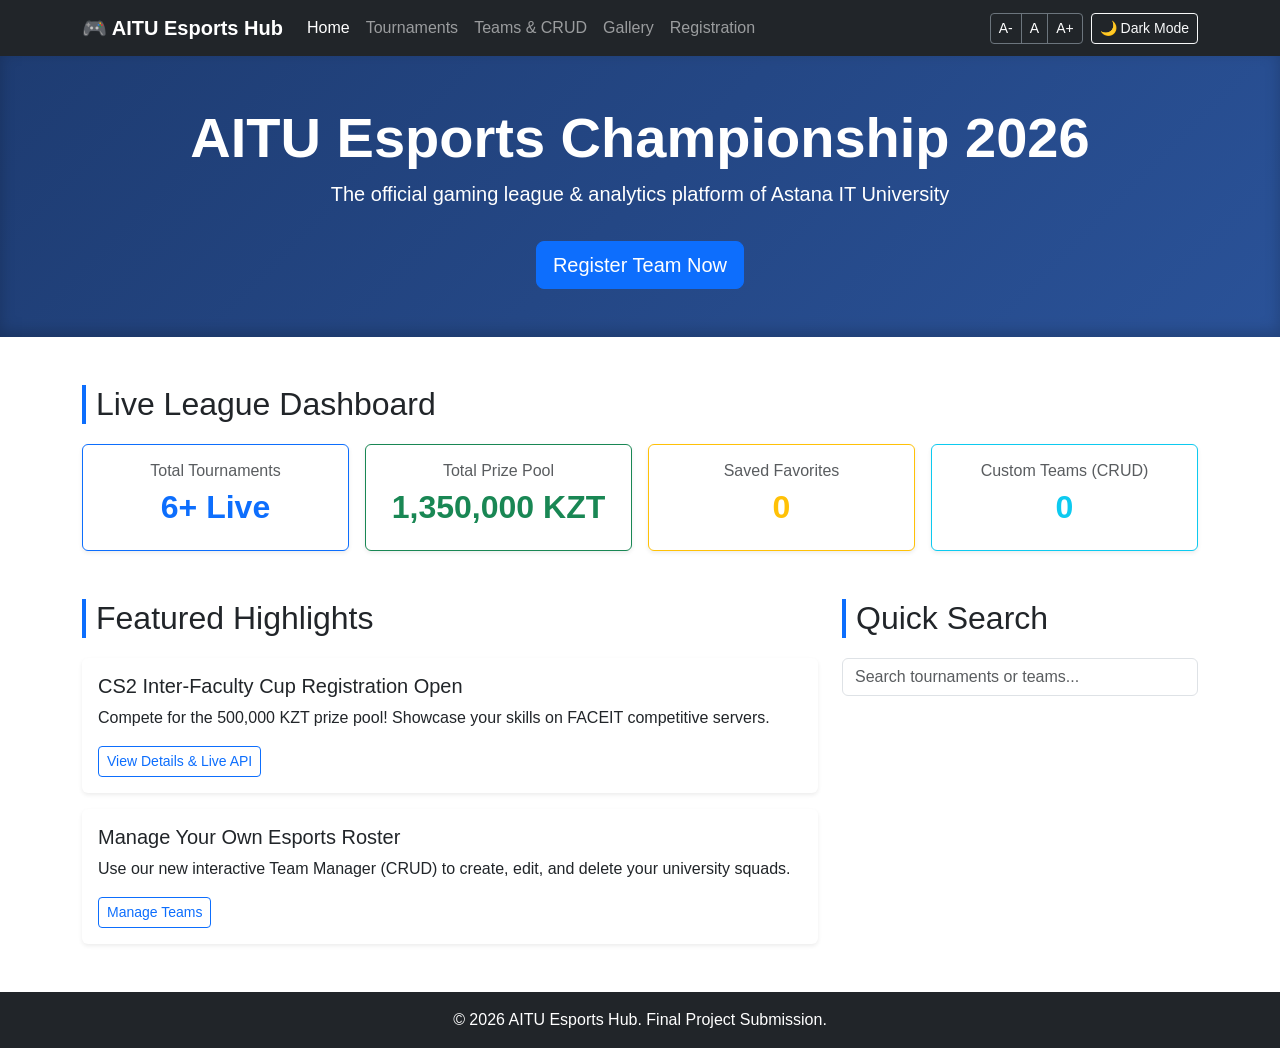
<file: index.html>
<!DOCTYPE html>
<html lang="en">
<head>
  <meta charset="UTF-8">
  <meta name="viewport" content="width=device-width, initial-scale=1.0">
  <title>AITU Esports Hub - Home</title>
  <link href="https://cdn.jsdelivr.net/npm/bootstrap@5.3.0/dist/css/bootstrap.min.css" rel="stylesheet">
  <link rel="stylesheet" href="css/styles.css">
  <script src="https://code.jquery.com/jquery-3.6.4.min.js"></script>
</head>
<body>
  <nav class="navbar navbar-expand-lg navbar-dark bg-dark sticky-top">
    <div class="container">
      <a class="navbar-brand fw-bold" href="index.html">🎮 AITU Esports Hub</a>
      <button class="navbar-toggler" type="button" data-bs-toggle="collapse" data-bs-target="#navbarNav">
        <span class="navbar-toggler-icon"></span>
      </button>
      <div class="collapse navbar-collapse" id="navbarNav">
        <ul class="navbar-menu navbar-nav me-auto">
          <li class="nav-item"><a class="nav-link active" href="index.html">Home</a></li>
          <li class="nav-item"><a class="nav-link" href="tournaments.html">Tournaments</a></li>
          <li class="nav-item"><a class="nav-link" href="teams.html">Teams & CRUD</a></li>
          <li class="nav-item"><a class="nav-link" href="gallery.html">Gallery</a></li>
          <li class="nav-item"><a class="nav-link" href="register.html">Registration</a></li>
        </ul>
        <div class="d-flex align-items-center gap-2">
          <!-- Accessibility Font Controls (Additional Feature 2) -->
          <div class="btn-group btn-group-sm" role="group" aria-label="Font size controls">
            <button id="fontDecreaseBtn" class="btn btn-outline-secondary text-white" title="Decrease font size">A-</button>
            <button id="fontResetBtn" class="btn btn-outline-secondary text-white" title="Reset font size">A</button>
            <button id="fontIncreaseBtn" class="btn btn-outline-secondary text-white" title="Increase font size">A+</button>
          </div>
          <button id="themeToggleBtn" class="btn btn-outline-light btn-sm">🌙 Dark Mode</button>
        </div>
      </div>
    </div>
  </nav>

  <header class="hero-section text-white text-center py-5">
    <div class="container">
      <h1 class="display-4 fw-bold">AITU Esports Championship 2026</h1>
      <p class="lead">The official gaming league & analytics platform of Astana IT University</p>
      <a href="register.html" class="btn btn-primary btn-lg mt-3">Register Team Now</a>
    </div>
  </header>

  <main class="container my-5">
    <!-- Live Statistics Dashboard (Additional Feature 1) -->
    <section class="mb-5">
      <h2 class="section-title">Live League Dashboard</h2>
      <div class="row g-3 text-center" id="statsDashboard">
        <div class="col-md-3 col-6">
          <div class="card shadow-sm border-primary h-100">
            <div class="card-body">
              <h6 class="text-muted">Total Tournaments</h6>
              <h2 class="fw-bold text-primary" id="statTotalTournaments">0</h2>
            </div>
          </div>
        </div>
        <div class="col-md-3 col-6">
          <div class="card shadow-sm border-success h-100">
            <div class="card-body">
              <h6 class="text-muted">Total Prize Pool</h6>
              <h2 class="fw-bold text-success" id="statTotalPrize">0 KZT</h2>
            </div>
          </div>
        </div>
        <div class="col-md-3 col-6">
          <div class="card shadow-sm border-warning h-100">
            <div class="card-body">
              <h6 class="text-muted">Saved Favorites</h6>
              <h2 class="fw-bold text-warning" id="statFavoritesCount">0</h2>
            </div>
          </div>
        </div>
        <div class="col-md-3 col-6">
          <div class="card shadow-sm border-info h-100">
            <div class="card-body">
              <h6 class="text-muted">Custom Teams (CRUD)</h6>
              <h2 class="fw-bold text-info" id="statCustomTeams">0</h2>
            </div>
          </div>
        </div>
      </div>
    </section>

    <section class="row mb-5">
      <div class="col-md-8">
        <h2 class="section-title">Featured Highlights</h2>
        <div class="card mb-3 border-0 shadow-sm">
          <div class="card-body">
            <h5 class="card-title">CS2 Inter-Faculty Cup Registration Open</h5>
            <p class="card-text">Compete for the 500,000 KZT prize pool! Showcase your skills on FACEIT competitive servers.</p>
            <a href="tournaments.html" class="btn btn-outline-primary btn-sm">View Details & Live API</a>
          </div>
        </div>
        <div class="card border-0 shadow-sm">
          <div class="card-body">
            <h5 class="card-title">Manage Your Own Esports Roster</h5>
            <p class="card-text">Use our new interactive Team Manager (CRUD) to create, edit, and delete your university squads.</p>
            <a href="teams.html" class="btn btn-outline-primary btn-sm">Manage Teams</a>
          </div>
        </div>
      </div>

      <div class="col-md-4">
        <h2 class="section-title">Quick Search</h2>
        <div class="mb-3">
          <input type="text" id="quickSearchInput" class="form-control" placeholder="Search tournaments or teams...">
          <ul id="quickSearchResults" class="list-group mt-2 shadow-sm"></ul>
        </div>
      </div>
    </section>
  </main>

  <footer class="bg-dark text-white text-center py-3">
    <div class="container">
      <p class="mb-0">&copy; 2026 AITU Esports Hub. Final Project Submission.</p>
    </div>
  </footer>

  <script src="https://cdn.jsdelivr.net/npm/bootstrap@5.3.0/dist/js/bootstrap.bundle.min.js"></script>
  <script src="js/main.js"></script>
  <script src="js/jquery-effects.js"></script>
</body>
</html>
</file>
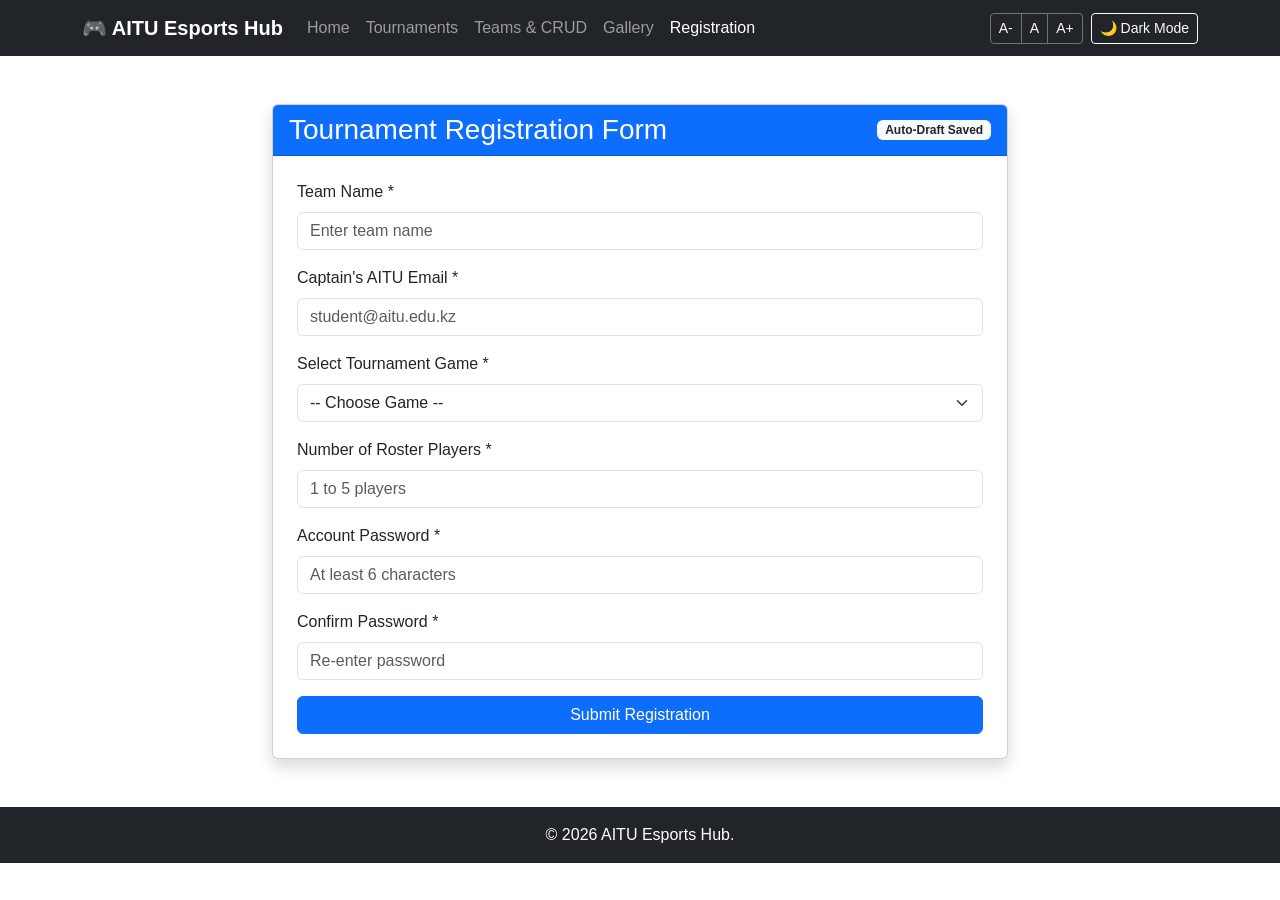
<file: register.html>
<!DOCTYPE html>
<html lang="en">
<head>
  <meta charset="UTF-8">
  <meta name="viewport" content="width=device-width, initial-scale=1.0">
  <title>AITU Esports Hub - Registration</title>
  <link href="https://cdn.jsdelivr.net/npm/bootstrap@5.3.0/dist/css/bootstrap.min.css" rel="stylesheet">
  <link rel="stylesheet" href="css/styles.css">
  <script src="https://code.jquery.com/jquery-3.6.4.min.js"></script>
</head>
<body>
  <nav class="navbar navbar-expand-lg navbar-dark bg-dark sticky-top">
    <div class="container">
      <a class="navbar-brand fw-bold" href="index.html">🎮 AITU Esports Hub</a>
      <button class="navbar-toggler" type="button" data-bs-toggle="collapse" data-bs-target="#navbarNav">
        <span class="navbar-toggler-icon"></span>
      </button>
      <div class="collapse navbar-collapse" id="navbarNav">
        <ul class="navbar-menu navbar-nav me-auto">
          <li class="nav-item"><a class="nav-link" href="index.html">Home</a></li>
          <li class="nav-item"><a class="nav-link" href="tournaments.html">Tournaments</a></li>
          <li class="nav-item"><a class="nav-link" href="teams.html">Teams & CRUD</a></li>
          <li class="nav-item"><a class="nav-link" href="gallery.html">Gallery</a></li>
          <li class="nav-item"><a class="nav-link active" href="register.html">Registration</a></li>
        </ul>
        <div class="d-flex align-items-center gap-2">
          <div class="btn-group btn-group-sm">
            <button id="fontDecreaseBtn" class="btn btn-outline-secondary text-white">A-</button>
            <button id="fontResetBtn" class="btn btn-outline-secondary text-white">A</button>
            <button id="fontIncreaseBtn" class="btn btn-outline-secondary text-white">A+</button>
          </div>
          <button id="themeToggleBtn" class="btn btn-outline-light btn-sm">🌙 Dark Mode</button>
        </div>
      </div>
    </div>
  </nav>

  <div class="container my-5">
    <div class="row justify-content-center">
      <div class="col-md-8">
        <div class="card shadow">
          <div class="card-header bg-primary text-white d-flex justify-content-between align-items-center">
            <h3 class="card-title mb-0">Tournament Registration Form</h3>
            <span class="badge bg-light text-dark">Auto-Draft Saved</span>
          </div>
          <div class="card-body p-4">

            <div id="successAlert" class="alert alert-success d-none" role="alert">
              🎉 Registration successful! Your team has been registered for the tournament.
            </div>

            <form id="registrationForm" novalidate>
              <div class="mb-3">
                <label for="teamName" class="form-label">Team Name *</label>
                <input type="text" class="form-control" id="teamName" placeholder="Enter team name">
                <div class="invalid-feedback" id="teamNameError">Team name must be at least 3 characters.</div>
              </div>

              <div class="mb-3">
                <label for="captainEmail" class="form-label">Captain's AITU Email *</label>
                <input type="email" class="form-control" id="captainEmail" placeholder="student@aitu.edu.kz">
                <div class="invalid-feedback" id="emailError">Please enter a valid email address.</div>
              </div>

              <div class="mb-3">
                <label for="gameSelect" class="form-label">Select Tournament Game *</label>
                <select class="form-select" id="gameSelect">
                  <option value="">-- Choose Game --</option>
                  <option value="CS2">Counter-Strike 2</option>
                  <option value="Dota 2">Dota 2</option>
                  <option value="Valorant">Valorant</option>
                  <option value="FC 24">FC 24</option>
                </select>
                <div class="invalid-feedback" id="gameError">Please select a tournament game.</div>
              </div>

              <div class="mb-3">
                <label for="playerCount" class="form-label">Number of Roster Players *</label>
                <input type="number" class="form-control" id="playerCount" min="1" max="5" placeholder="1 to 5 players">
                <div class="invalid-feedback" id="playerCountError">Player count must be between 1 and 5.</div>
              </div>

              <div class="mb-3">
                <label for="password" class="form-label">Account Password *</label>
                <input type="password" class="form-control" id="password" placeholder="At least 6 characters">
                <div class="invalid-feedback" id="passwordError">Password must be at least 6 characters.</div>
              </div>

              <div class="mb-3">
                <label for="confirmPassword" class="form-label">Confirm Password *</label>
                <input type="password" class="form-control" id="confirmPassword" placeholder="Re-enter password">
                <div class="invalid-feedback" id="confirmPasswordError">Passwords do not match.</div>
              </div>

              <button type="submit" class="btn btn-primary w-100">Submit Registration</button>
            </form>
          </div>
        </div>
      </div>
    </div>
  </div>

  <footer class="bg-dark text-white text-center py-3 mt-5">
    <div class="container">
      <p class="mb-0">&copy; 2026 AITU Esports Hub.</p>
    </div>
  </footer>

  <script src="https://cdn.jsdelivr.net/npm/bootstrap@5.3.0/dist/js/bootstrap.bundle.min.js"></script>
  <script src="js/main.js"></script>
  <script src="js/validation.js"></script>
  <script src="js/jquery-effects.js"></script>
</body>
</html>
</file>
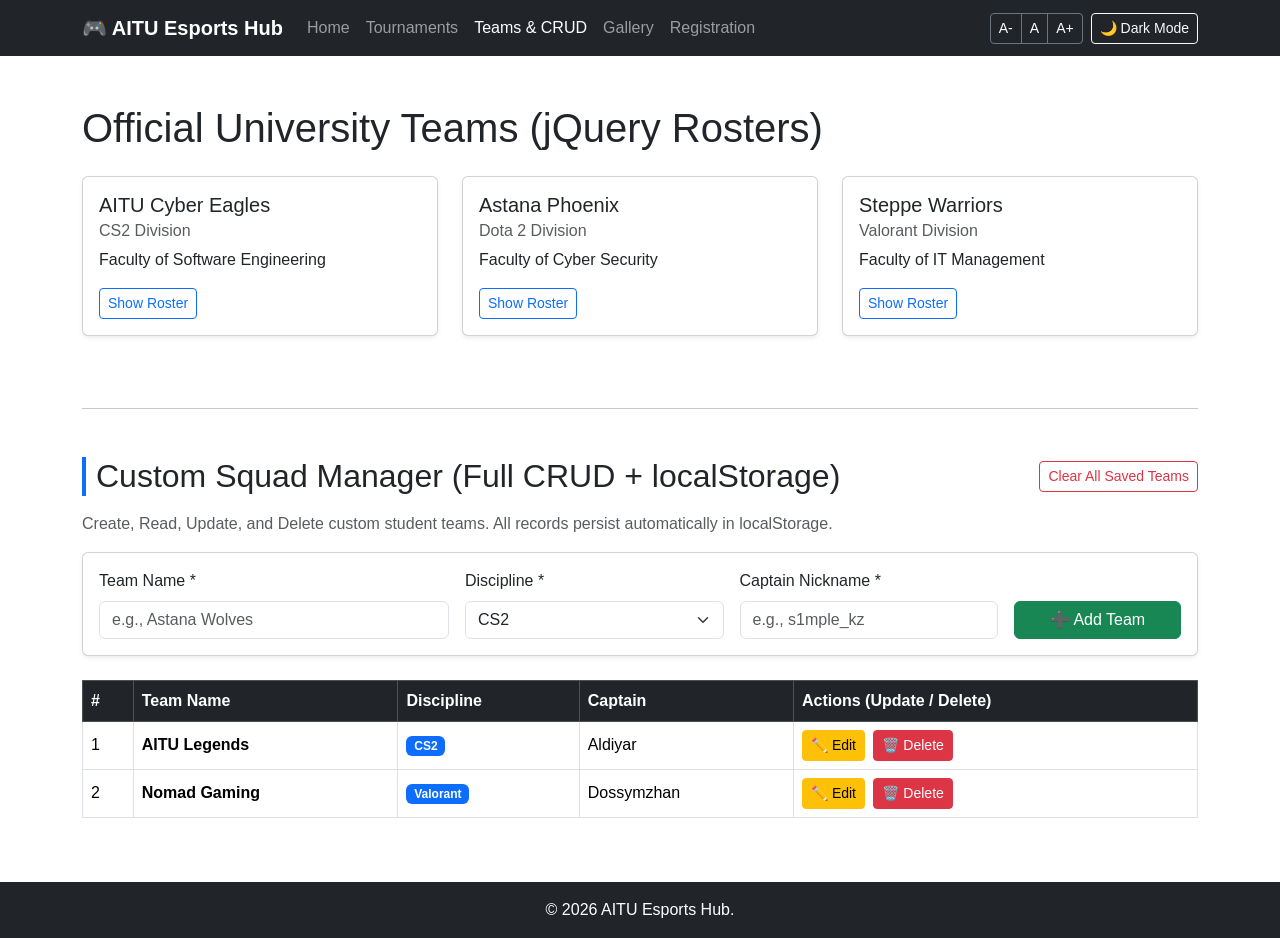
<file: teams.html>
<!DOCTYPE html>
<html lang="en">
<head>
  <meta charset="UTF-8">
  <meta name="viewport" content="width=device-width, initial-scale=1.0">
  <title>AITU Esports Hub - Teams & CRUD</title>
  <link href="https://cdn.jsdelivr.net/npm/bootstrap@5.3.0/dist/css/bootstrap.min.css" rel="stylesheet">
  <link rel="stylesheet" href="css/styles.css">
  <script src="https://code.jquery.com/jquery-3.6.4.min.js"></script>
</head>
<body>
  <nav class="navbar navbar-expand-lg navbar-dark bg-dark sticky-top">
    <div class="container">
      <a class="navbar-brand fw-bold" href="index.html">🎮 AITU Esports Hub</a>
      <button class="navbar-toggler" type="button" data-bs-toggle="collapse" data-bs-target="#navbarNav">
        <span class="navbar-toggler-icon"></span>
      </button>
      <div class="collapse navbar-collapse" id="navbarNav">
        <ul class="navbar-menu navbar-nav me-auto">
          <li class="nav-item"><a class="nav-link" href="index.html">Home</a></li>
          <li class="nav-item"><a class="nav-link" href="tournaments.html">Tournaments</a></li>
          <li class="nav-item"><a class="nav-link active" href="teams.html">Teams & CRUD</a></li>
          <li class="nav-item"><a class="nav-link" href="gallery.html">Gallery</a></li>
          <li class="nav-item"><a class="nav-link" href="register.html">Registration</a></li>
        </ul>
        <div class="d-flex align-items-center gap-2">
          <div class="btn-group btn-group-sm">
            <button id="fontDecreaseBtn" class="btn btn-outline-secondary text-white">A-</button>
            <button id="fontResetBtn" class="btn btn-outline-secondary text-white">A</button>
            <button id="fontIncreaseBtn" class="btn btn-outline-secondary text-white">A+</button>
          </div>
          <button id="themeToggleBtn" class="btn btn-outline-light btn-sm">🌙 Dark Mode</button>
        </div>
      </div>
    </div>
  </nav>

  <div class="container my-5">
    <h1 class="mb-4">Official University Teams (jQuery Rosters)</h1>
    <div class="row mb-5">
      <div class="col-md-4 mb-4">
        <div class="card h-100 shadow-sm">
          <div class="card-body">
            <h5 class="card-title">AITU Cyber Eagles</h5>
            <h6 class="card-subtitle mb-2 text-muted">CS2 Division</h6>
            <p class="card-text">Faculty of Software Engineering</p>
            <button class="btn btn-outline-primary btn-sm toggle-roster-btn">Show Roster</button>
            <div class="roster-details mt-3" style="display:none;">
              <ul class="list-group list-group-flush">
                <li class="list-group-item">Aldiyar (Captain / AWPer)</li>
                <li class="list-group-item">Dossymzhan (Rifler)</li>
                <li class="list-group-item">Nurislambek (Entry)</li>
                <li class="list-group-item">Alikhan (Support)</li>
                <li class="list-group-item">Sultan (IGL)</li>
              </ul>
            </div>
          </div>
        </div>
      </div>

      <div class="col-md-4 mb-4">
        <div class="card h-100 shadow-sm">
          <div class="card-body">
            <h5 class="card-title">Astana Phoenix</h5>
            <h6 class="card-subtitle mb-2 text-muted">Dota 2 Division</h6>
            <p class="card-text">Faculty of Cyber Security</p>
            <button class="btn btn-outline-primary btn-sm toggle-roster-btn">Show Roster</button>
            <div class="roster-details mt-3" style="display:none;">
              <ul class="list-group list-group-flush">
                <li class="list-group-item">CyberKing (Carry)</li>
                <li class="list-group-item">MidGod (Mid)</li>
                <li class="list-group-item">OfflanePro (Offlane)</li>
                <li class="list-group-item">Supp4 (Soft Support)</li>
                <li class="list-group-item">WardMaster (Hard Support)</li>
              </ul>
            </div>
          </div>
        </div>
      </div>

      <div class="col-md-4 mb-4">
        <div class="card h-100 shadow-sm">
          <div class="card-body">
            <h5 class="card-title">Steppe Warriors</h5>
            <h6 class="card-subtitle mb-2 text-muted">Valorant Division</h6>
            <p class="card-text">Faculty of IT Management</p>
            <button class="btn btn-outline-primary btn-sm toggle-roster-btn">Show Roster</button>
            <div class="roster-details mt-3" style="display:none;">
              <ul class="list-group list-group-flush">
                <li class="list-group-item">ViperMain (Duelist)</li>
                <li class="list-group-item">JettPlayer (Initiator)</li>
                <li class="list-group-item">OmenGhost (Controller)</li>
                <li class="list-group-item">CypherSec (Sentinel)</li>
                <li class="list-group-item">SageHeal (Flex)</li>
              </ul>
            </div>
          </div>
        </div>
      </div>
    </div>

    <hr class="my-5">

    <!-- Complete CRUD Feature: Custom Team Roster Builder (Additional Feature 4) -->
    <section>
      <div class="d-flex justify-content-between align-items-center mb-3">
        <h2 class="section-title mb-0">Custom Squad Manager (Full CRUD + localStorage)</h2>
        <button id="clearAllTeamsBtn" class="btn btn-outline-danger btn-sm">Clear All Saved Teams</button>
      </div>
      <p class="text-muted">Create, Read, Update, and Delete custom student teams. All records persist automatically in localStorage.</p>

      <div class="card shadow-sm mb-4">
        <div class="card-body">
          <form id="crudTeamForm" class="row g-3">
            <input type="hidden" id="editTeamId">
            <div class="col-md-4">
              <label for="crudTeamName" class="form-label">Team Name *</label>
              <input type="text" id="crudTeamName" class="form-control" placeholder="e.g., Astana Wolves" required>
            </div>
            <div class="col-md-3">
              <label for="crudGame" class="form-label">Discipline *</label>
              <select id="crudGame" class="form-select">
                <option value="CS2">CS2</option>
                <option value="Dota 2">Dota 2</option>
                <option value="Valorant">Valorant</option>
                <option value="FC 24">FC 24</option>
              </select>
            </div>
            <div class="col-md-3">
              <label for="crudCaptain" class="form-label">Captain Nickname *</label>
              <input type="text" id="crudCaptain" class="form-control" placeholder="e.g., s1mple_kz" required>
            </div>
            <div class="col-md-2 d-flex align-items-end">
              <button type="submit" id="crudSubmitBtn" class="btn btn-success w-100">➕ Add Team</button>
            </div>
          </form>
        </div>
      </div>

      <!-- CRUD Records Table -->
      <div class="table-responsive">
        <table class="table table-bordered table-hover align-middle">
          <thead class="table-dark">
            <tr>
              <th>#</th>
              <th>Team Name</th>
              <th>Discipline</th>
              <th>Captain</th>
              <th>Actions (Update / Delete)</th>
            </tr>
          </thead>
          <tbody id="crudTeamsTableBody"></tbody>
        </table>
      </div>
    </section>
  </div>

  <footer class="bg-dark text-white text-center py-3 mt-5">
    <div class="container">
      <p class="mb-0">&copy; 2026 AITU Esports Hub.</p>
    </div>
  </footer>

  <script src="https://cdn.jsdelivr.net/npm/bootstrap@5.3.0/dist/js/bootstrap.bundle.min.js"></script>
  <script src="js/main.js"></script>
  <script src="js/teams-crud.js"></script>
  <script src="js/jquery-effects.js"></script>
</body>
</html>
</file>
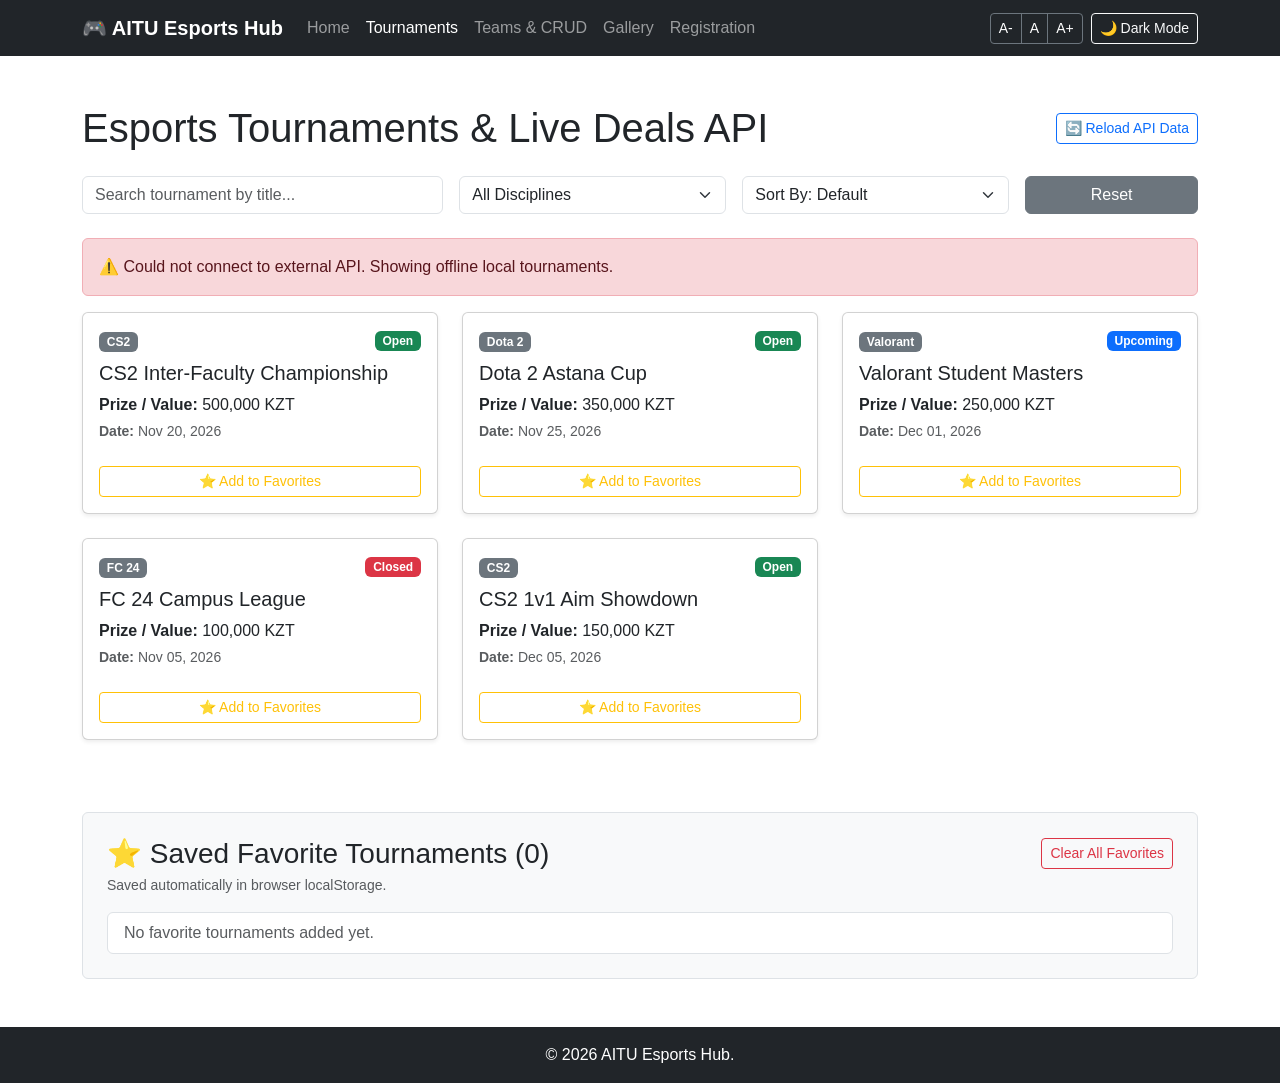
<file: tournaments.html>
<!DOCTYPE html>
<html lang="en">
<head>
  <meta charset="UTF-8">
  <meta name="viewport" content="width=device-width, initial-scale=1.0">
  <title>AITU Esports Hub - Tournaments & API</title>
  <link href="https://cdn.jsdelivr.net/npm/bootstrap@5.3.0/dist/css/bootstrap.min.css" rel="stylesheet">
  <link rel="stylesheet" href="css/styles.css">
  <script src="https://code.jquery.com/jquery-3.6.4.min.js"></script>
</head>
<body>
  <nav class="navbar navbar-expand-lg navbar-dark bg-dark sticky-top">
    <div class="container">
      <a class="navbar-brand fw-bold" href="index.html">🎮 AITU Esports Hub</a>
      <button class="navbar-toggler" type="button" data-bs-toggle="collapse" data-bs-target="#navbarNav">
        <span class="navbar-toggler-icon"></span>
      </button>
      <div class="collapse navbar-collapse" id="navbarNav">
        <ul class="navbar-menu navbar-nav me-auto">
          <li class="nav-item"><a class="nav-link" href="index.html">Home</a></li>
          <li class="nav-item"><a class="nav-link active" href="tournaments.html">Tournaments</a></li>
          <li class="nav-item"><a class="nav-link" href="teams.html">Teams & CRUD</a></li>
          <li class="nav-item"><a class="nav-link" href="gallery.html">Gallery</a></li>
          <li class="nav-item"><a class="nav-link" href="register.html">Registration</a></li>
        </ul>
        <div class="d-flex align-items-center gap-2">
          <div class="btn-group btn-group-sm">
            <button id="fontDecreaseBtn" class="btn btn-outline-secondary text-white">A-</button>
            <button id="fontResetBtn" class="btn btn-outline-secondary text-white">A</button>
            <button id="fontIncreaseBtn" class="btn btn-outline-secondary text-white">A+</button>
          </div>
          <button id="themeToggleBtn" class="btn btn-outline-light btn-sm">🌙 Dark Mode</button>
        </div>
      </div>
    </div>
  </nav>

  <div class="container my-5">
    <div class="d-flex justify-content-between align-items-center flex-wrap mb-4">
      <h1 class="mb-0">Esports Tournaments & Live Deals API</h1>
      <button id="refreshApiBtn" class="btn btn-outline-primary btn-sm">🔄 Reload API Data</button>
    </div>

    <!-- Advanced Search, Filtering & Sorting Controls (Additional Feature 3) -->
    <div class="row g-3 mb-4">
      <div class="col-md-4">
        <input type="text" id="searchInput" class="form-control" placeholder="Search tournament by title...">
      </div>
      <div class="col-md-3">
        <select id="gameFilter" class="form-select">
          <option value="All">All Disciplines</option>
          <option value="CS2">Counter-Strike 2</option>
          <option value="Dota 2">Dota 2</option>
          <option value="Valorant">Valorant</option>
          <option value="FC 24">FC 24</option>
          <option value="API Promo">API External Events</option>
        </select>
      </div>
      <div class="col-md-3">
        <select id="sortSelect" class="form-select">
          <option value="default">Sort By: Default</option>
          <option value="prizeDesc">Prize Pool: High to Low</option>
          <option value="prizeAsc">Prize Pool: Low to High</option>
          <option value="titleAsc">Title: A to Z</option>
        </select>
      </div>
      <div class="col-md-2">
        <button id="resetFiltersBtn" class="btn btn-secondary w-100">Reset</button>
      </div>
    </div>

    <!-- API Status States (Loading / Error / Success) -->
    <div id="apiStateContainer" class="mb-3"></div>

    <!-- Dynamic Tournament Cards Grid -->
    <div class="row" id="tournamentsGrid"></div>

    <!-- Persistent Favorites Section (localStorage) -->
    <div class="mt-5 p-4 border rounded bg-light">
      <div class="d-flex justify-content-between align-items-center">
        <h3 class="mb-0">⭐ Saved Favorite Tournaments (<span id="favCount">0</span>)</h3>
        <button id="clearFavoritesBtn" class="btn btn-sm btn-outline-danger">Clear All Favorites</button>
      </div>
      <p class="text-muted small mt-1">Saved automatically in browser localStorage.</p>
      <ul id="favoritesList" class="list-group mt-3">
        <li class="list-group-item text-muted">No favorite tournaments added yet.</li>
      </ul>
    </div>
  </div>

  <footer class="bg-dark text-white text-center py-3 mt-5">
    <div class="container">
      <p class="mb-0">&copy; 2026 AITU Esports Hub.</p>
    </div>
  </footer>

  <script src="https://cdn.jsdelivr.net/npm/bootstrap@5.3.0/dist/js/bootstrap.bundle.min.js"></script>
  <script src="js/main.js"></script>
  <script src="js/tournaments.js"></script>
  <script src="js/jquery-effects.js"></script>
</body>
</html>
</file>
<file: css/styles.css>
/* Custom styles for AITU Esports Hub - Final Project */

:root {
  --base-font-size: 16px;
}

html {
  font-size: var(--base-font-size);
}

body {
  font-family: 'Segoe UI', Tahoma, Geneva, Verdana, sans-serif;
  transition: background-color 0.3s ease, color 0.3s ease;
}

.hero-section {
  background: linear-gradient(135deg, #1e3c72 0%, #2a5298 100%);
  box-shadow: inset 0 -5px 15px rgba(0,0,0,0.2);
}

.section-title {
  border-left: 4px solid #0d6efd;
  padding-left: 10px;
  margin-bottom: 20px;
}

/* Dark Mode Theme */
body.dark-theme {
  background-color: #121212;
  color: #e0e0e0;
}

body.dark-theme .card {
  background-color: #1e1e1e;
  color: #ffffff;
  border-color: #333333;
}

body.dark-theme .bg-light {
  background-color: #242424 !important;
  color: #ffffff;
}

body.dark-theme .list-group-item {
  background-color: #242424;
  color: #e0e0e0;
  border-color: #383838;
}

body.dark-theme .form-control, 
body.dark-theme .form-select,
body.dark-theme .table {
  background-color: #2c2c2c;
  color: #ffffff;
  border-color: #444444;
}

.tournament-card {
  transition: transform 0.2s ease;
}

.tournament-card:hover {
  transform: translateY(-5px);
}
</file>
